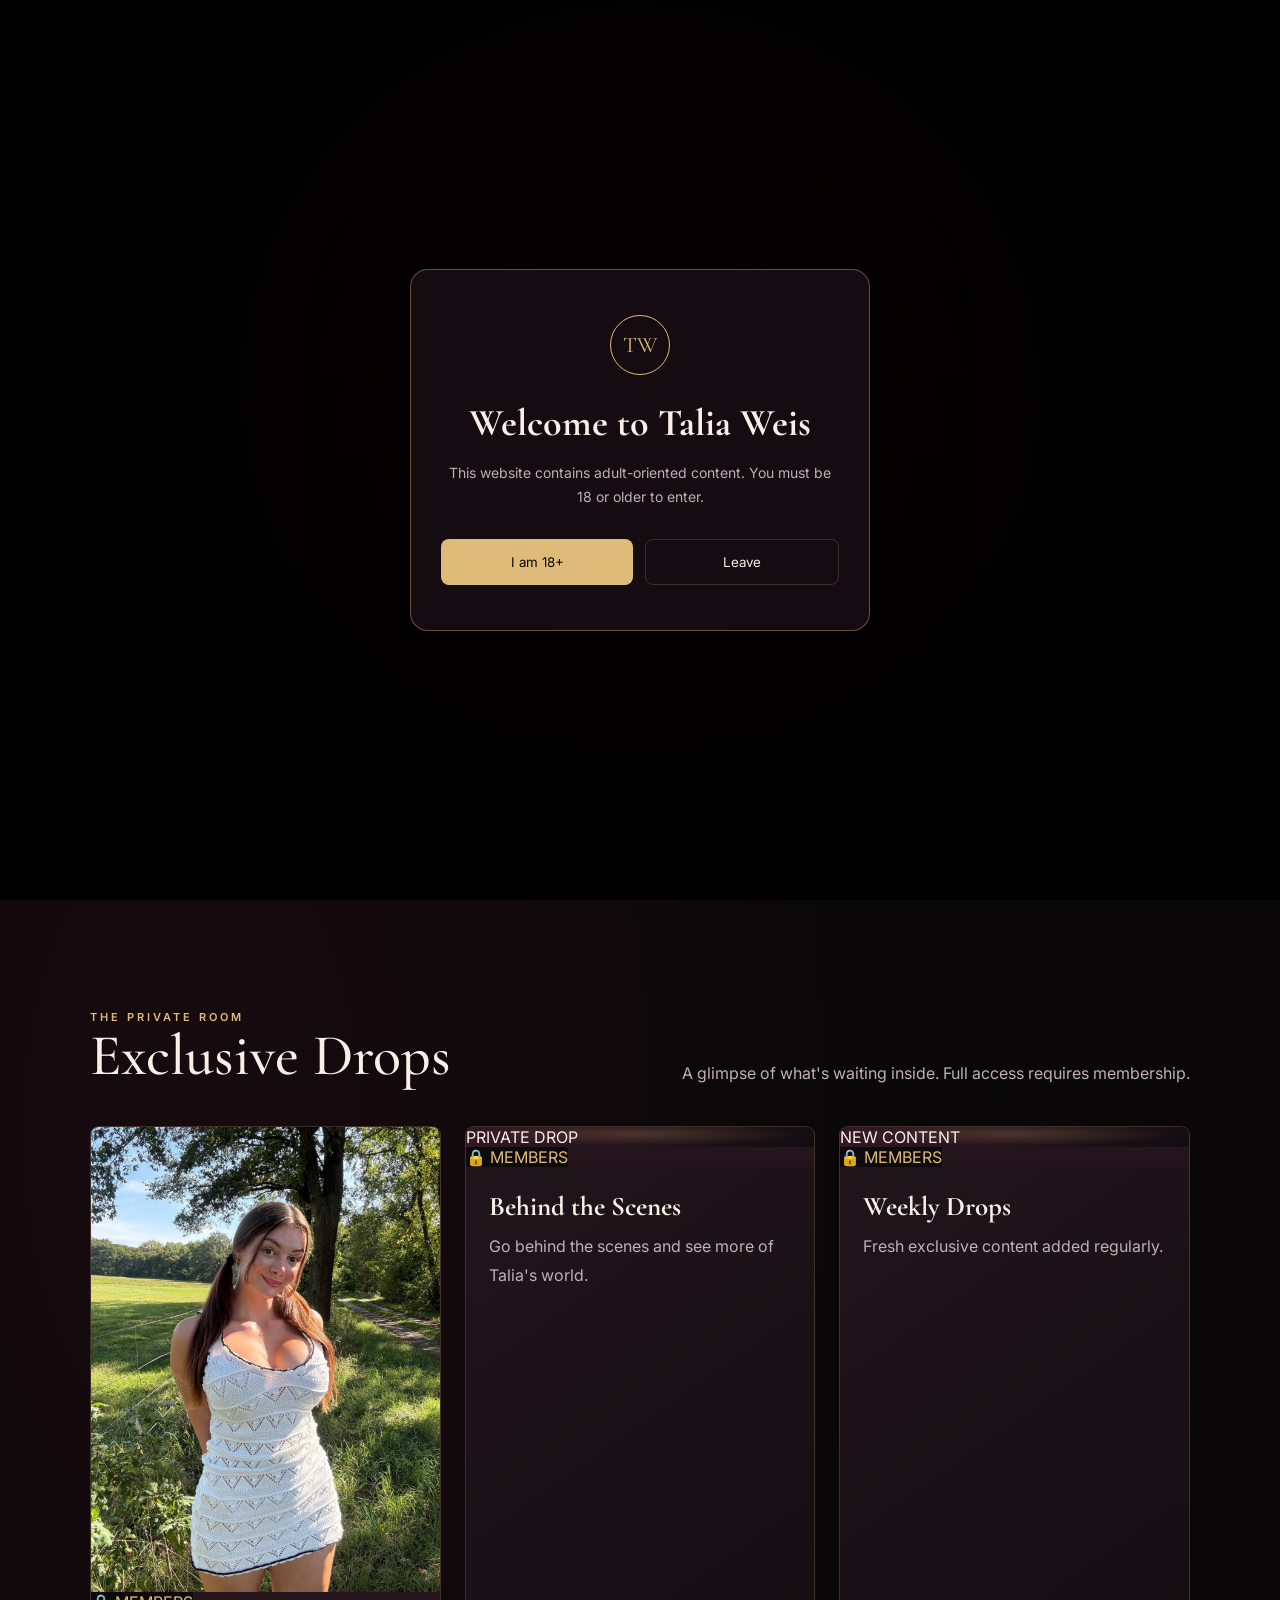
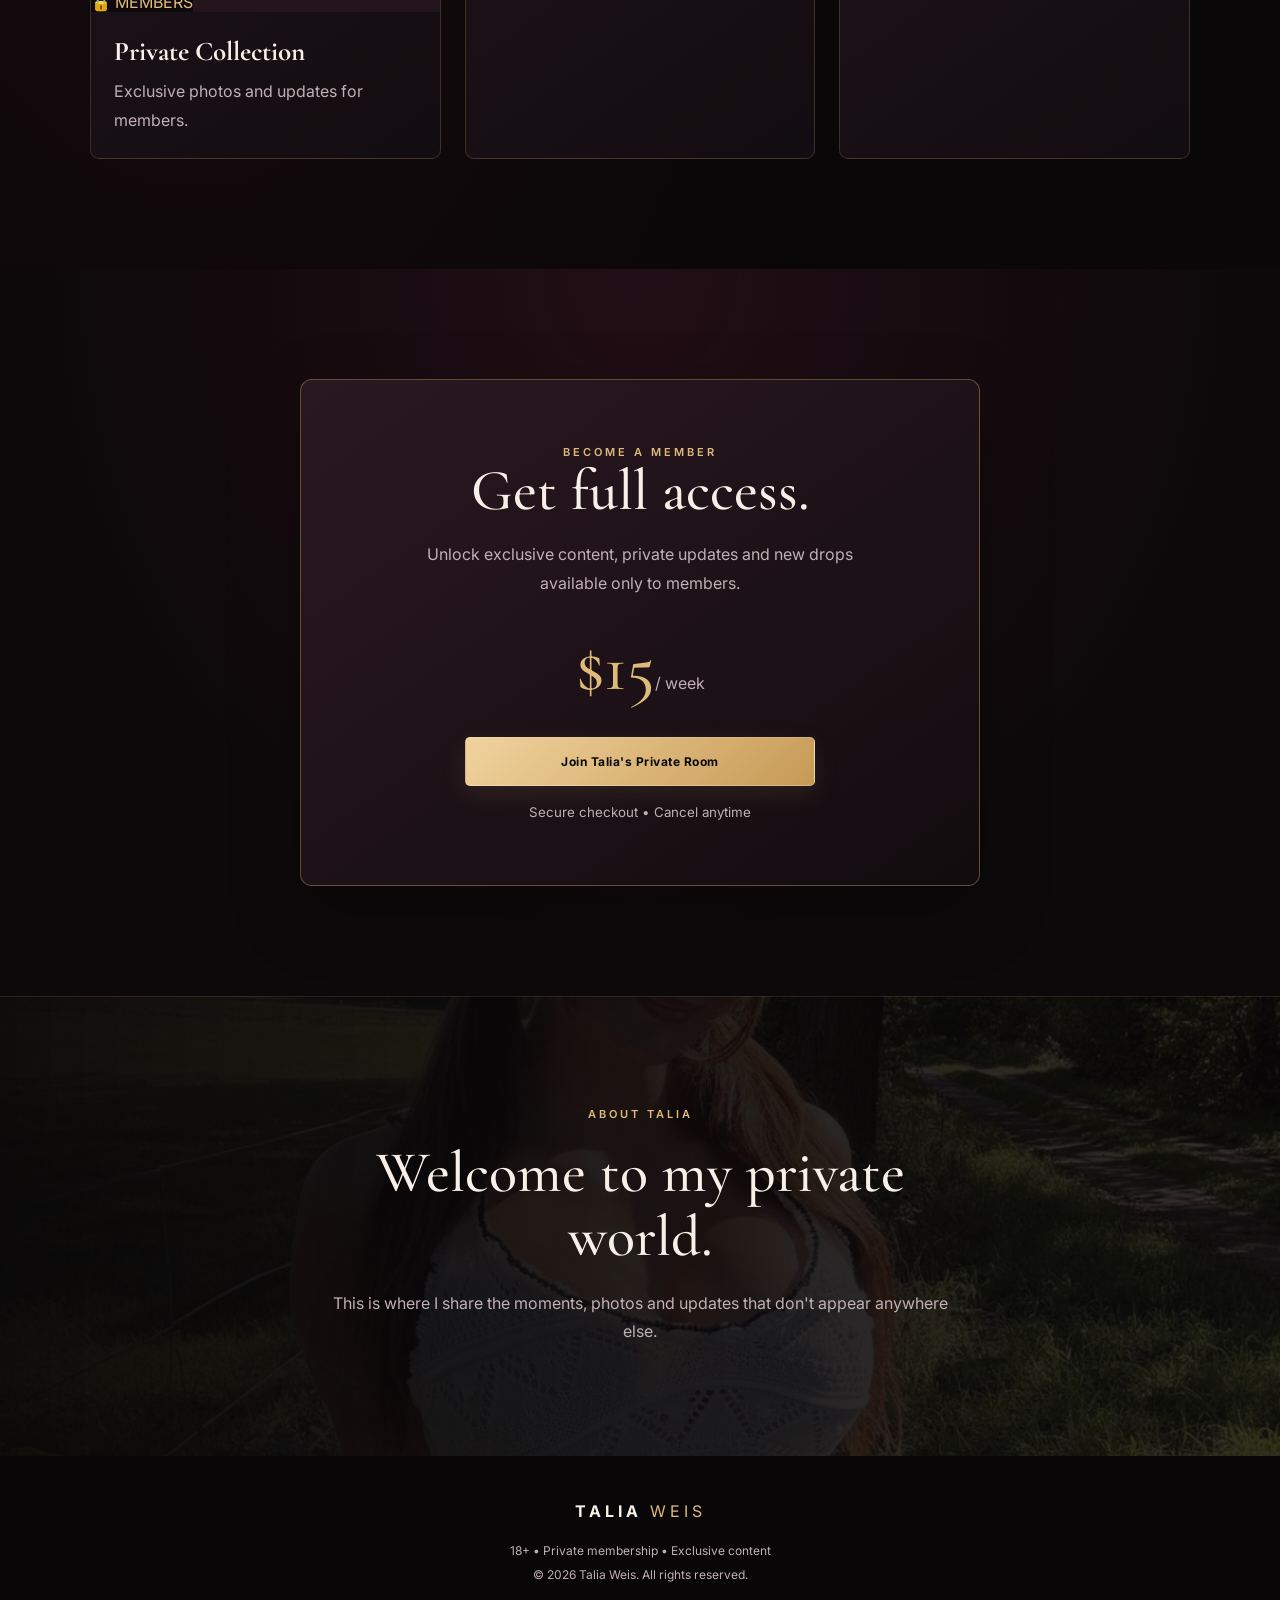
<file: index.html>
<!DOCTYPE html>
<html lang="en">
<head>
  <meta charset="UTF-8">
  <meta name="viewport" content="width=device-width, initial-scale=1.0">

  <title>Talia Weis | Private. Exclusive. Yours.</title>

  <link rel="stylesheet" href="css/style.css?v=20261014b">
</head>

<body>

  <!-- AGE GATE -->
  <div class="age-gate" id="ageGate">
    <div class="age-card">
      <div class="logo-mark">TW</div>

      <h2>Welcome to Talia Weis</h2>

      <p>
        This website contains adult-oriented content.
        You must be 18 or older to enter.
      </p>

      <div class="age-buttons">
        <button onclick="enterSite()">I am 18+</button>
        <button onclick="leaveSite()">Leave</button>
      </div>
    </div>
  </div>


  <!-- NAVIGATION -->
  <header class="navbar">

    <a href="#" class="logo">
      TALIA <span>WEIS</span>
    </a>

    <nav>
      <a href="#exclusive">Exclusive</a>
      <a href="#membership">Membership</a>
      <a href="#about">About</a>
    </nav>

    <a href="#membership" class="join-button">
      Join
    </a>

  </header>


  <!-- HERO -->
  <main>

    <section class="hero">

      <div class="hero-content">

        <p class="eyebrow">
          PRIVATE MEMBERSHIP
        </p>

        <h1>
          Private.
          <br>
          <em>Exclusive.</em>
          <br>
          Yours.
        </h1>

        <p class="hero-description">
          Step inside Talia's private world and discover
          exclusive content created especially for members.
        </p>

        <div class="hero-buttons">

          <a href="#membership" class="primary-button">
            Join from $15 / week
          </a>

          <a href="#exclusive" class="explore-link">
            Explore ↓
          </a>

        </div>

      </div>

      <div class="hero-bottom">
        <span>18+ MEMBERS ONLY</span>
        <span>PRIVATE • EXCLUSIVE • PREMIUM</span>
      </div>

    </section>


    <!-- EXCLUSIVE CONTENT -->
    <section class="section" id="exclusive">

      <div class="section-title">

        <div>
          <p class="eyebrow">
            THE PRIVATE ROOM
          </p>

          <h2>
            Exclusive Drops
          </h2>
        </div>

        <p>
          A glimpse of what's waiting inside.
          Full access requires membership.
        </p>

      </div>


      <div class="content-grid"><article class="content-card"><div class="content-image"><img src="assets/hero.jpg" alt="Talia Weis"><span class="locked">🔒 MEMBERS</span></div><div class="content-info"><h3>Private Collection</h3><p>Exclusive photos and updates for members.</p></div></article><article class="content-card"><div class="content-image"><div class="placeholder-card"><span>PRIVATE DROP</span></div><span class="locked">🔒 MEMBERS</span></div><div class="content-info"><h3>Behind the Scenes</h3><p>Go behind the scenes and see more of Talia's world.</p></div></article><article class="content-card"><div class="content-image"><div class="placeholder-card"><span>NEW CONTENT</span></div><span class="locked">🔒 MEMBERS</span></div><div class="content-info"><h3>Weekly Drops</h3><p>Fresh exclusive content added regularly.</p></div></article></div></section><section class="section membership-section" id="membership"><div class="membership-card"><p class="eyebrow">BECOME A MEMBER</p><h2>Get full access.</h2><p>Unlock exclusive content, private updates and new drops available only to members.</p><div class="price"><strong>$15</strong><span>/ week</span></div><button class="primary-button membership-button">Join Talia's Private Room</button><small>Secure checkout • Cancel anytime</small></div></section><section class="section about-section" id="about"><div class="about-content"><p class="eyebrow">ABOUT TALIA</p><h2>Welcome to my private world.</h2><p>This is where I share the moments, photos and updates that don't appear anywhere else.</p></div></section></main><footer class="footer"><div class="logo">TALIA <span>WEIS</span></div><p>18+ • Private membership • Exclusive content</p><p>© 2026 Talia Weis. All rights reserved.</p></footer><script src="js/app.js"></script></body></html>
</file>
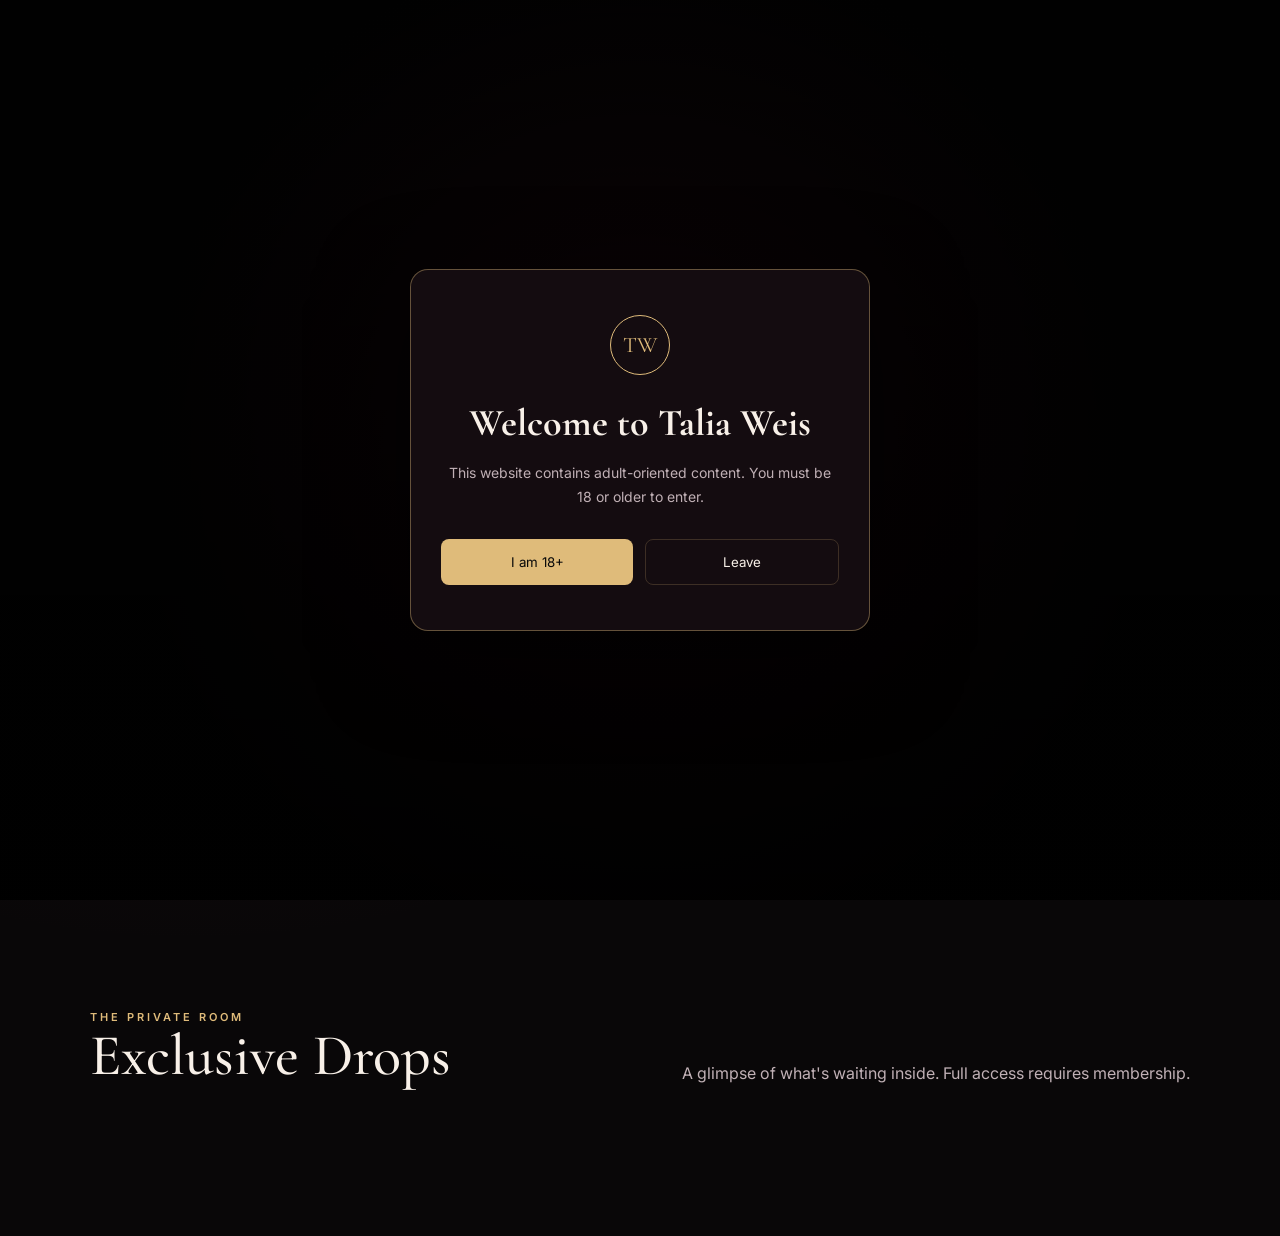
<file: index-backup.html>
<!DOCTYPE html>
<html lang="en">
<head>
  <meta charset="UTF-8">
  <meta name="viewport" content="width=device-width, initial-scale=1.0">

  <title>Talia Weis | Private. Exclusive. Yours.</title>

  <link rel="stylesheet" href="css/style.css">
</head>

<body>

  <!-- AGE GATE -->
  <div class="age-gate" id="ageGate">
    <div class="age-card">
      <div class="logo-mark">TW</div>

      <h2>Welcome to Talia Weis</h2>

      <p>
        This website contains adult-oriented content.
        You must be 18 or older to enter.
      </p>

      <div class="age-buttons">
        <button onclick="enterSite()">I am 18+</button>
        <button onclick="leaveSite()">Leave</button>
      </div>
    </div>
  </div>


  <!-- NAVIGATION -->
  <header class="navbar">

    <a href="#" class="logo">
      TALIA <span>WEIS</span>
    </a>

    <nav>
      <a href="#exclusive">Exclusive</a>
      <a href="#membership">Membership</a>
      <a href="#about">About</a>
    </nav>

    <a href="#membership" class="join-button">
      Join
    </a>

  </header>


  <!-- HERO -->
  <main>

    <section class="hero">

      <div class="hero-content">

        <p class="eyebrow">
          PRIVATE MEMBERSHIP
        </p>

        <h1>
          Private.
          <br>
          <em>Exclusive.</em>
          <br>
          Yours.
        </h1>

        <p class="hero-description">
          Step inside Talia's private world and discover
          exclusive content created especially for members.
        </p>

        <div class="hero-buttons">

          <a href="#membership" class="primary-button">
            Join from $15 / week
          </a>

          <a href="#exclusive" class="explore-link">
            Explore ↓
          </a>

        </div>

      </div>

      <div class="hero-bottom">
        <span>18+ MEMBERS ONLY</span>
        <span>PRIVATE • EXCLUSIVE • PREMIUM</span>
      </div>

    </section>


    <!-- EXCLUSIVE CONTENT -->
    <section class="section" id="exclusive">

      <div class="section-title">

        <div>
          <p class="eyebrow">
            THE PRIVATE ROOM
          </p>

          <h2>
            Exclusive Drops
          </h2>
        </div>

        <p>
          A glimpse of what's waiting inside.
          Full access requires membership.
        </p>

      </div>


      <div class="content-grid">

        <article
</file>
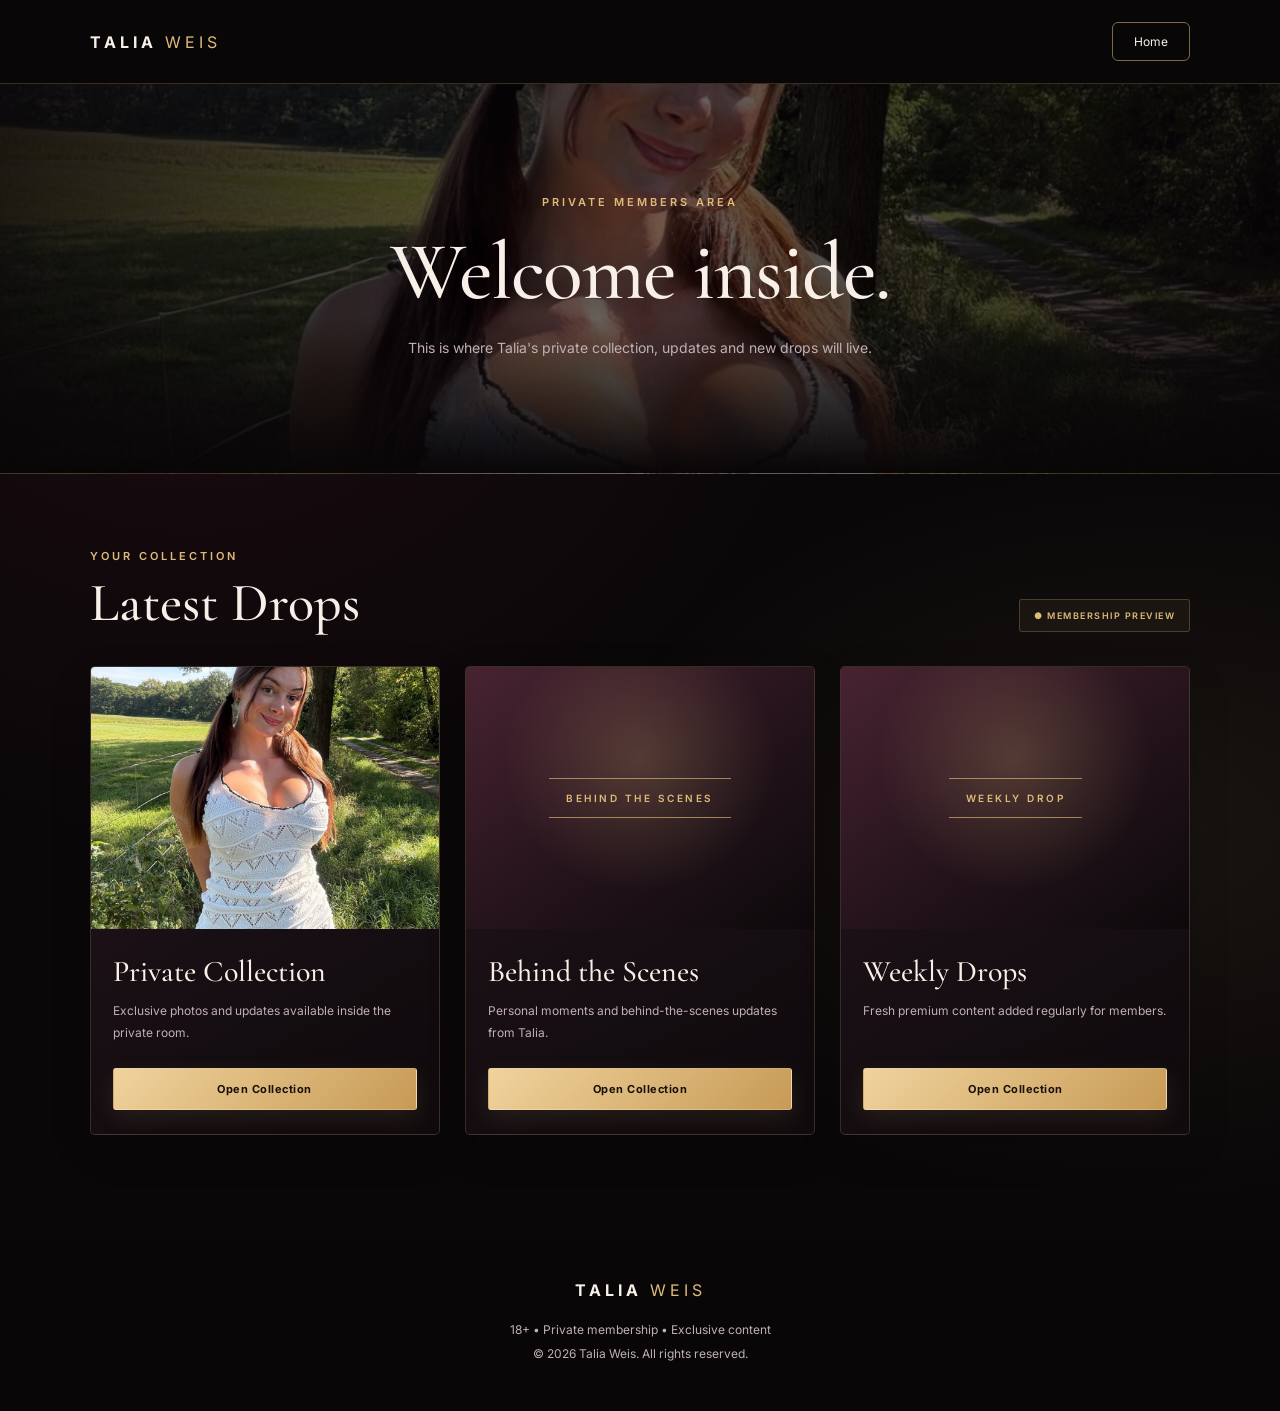
<file: members.html>
<!DOCTYPE html>
<html lang="en">
<head>
  <meta charset="UTF-8">
  <meta name="viewport" content="width=device-width, initial-scale=1.0">

  <title>Members | Talia Weis</title>

  <link rel="stylesheet" href="css/style.css">
</head>

<body>

  <header class="navbar member-nav">
    <a href="index.html" class="logo">
      TALIA <span>WEIS</span>
    </a>

    <a href="index.html" class="join-button">
      Home
    </a>
  </header>

  <main class="member-page">

    <section class="member-hero">
      <p class="eyebrow">PRIVATE MEMBERS AREA</p>

      <h1>
        Welcome inside.
      </h1>

      <p>
        This is where Talia's private collection,
        updates and new drops will live.
      </p>
    </section>

    <section class="member-content">

      <div class="member-heading">
        <div>
          <p class="eyebrow">YOUR COLLECTION</p>
          <h2>Latest Drops</h2>
        </div>

        <span class="member-status">
          ● MEMBERSHIP PREVIEW
        </span>
      </div>

      <div class="content-grid">

        <article class="content-card">
          <div class="content-image">
            <img src="assets/hero.jpg" alt="Private collection">
          </div>

          <div class="content-info">
            <h3>Private Collection</h3>
            <p>
              Exclusive photos and updates available
              inside the private room.
            </p>

            <button type="button" class="primary-button locked-content" onclick="showMemberNotice()">
              Open Collection
            </button>
          </div>
        </article>

        <article class="content-card">
          <div class="content-image">
            <div class="placeholder-card">
              <span>BEHIND THE SCENES</span>
            </div>
          </div>

          <div class="content-info">
            <h3>Behind the Scenes</h3>
            <p>
              Personal moments and behind-the-scenes
              updates from Talia.
            </p>

            <button type="button" class="primary-button locked-content" onclick="showMemberNotice()">
              Open Collection
            </button>
          </div>
        </article>

        <article class="content-card">
          <div class="content-image">
            <div class="placeholder-card">
              <span>WEEKLY DROP</span>
            </div>
          </div>

          <div class="content-info">
            <h3>Weekly Drops</h3>
            <p>
              Fresh premium content added regularly
              for members.
            </p>

            <button type="button" class="primary-button locked-content" onclick="showMemberNotice()">
              Open Collection
            </button>
          </div>
        </article>

      </div>

    </section>

  </main>

  <footer class="footer">
    <div class="logo">
      TALIA <span>WEIS</span>
    </div>

    <p>18+ • Private membership • Exclusive content</p>
    <p>© 2026 Talia Weis. All rights reserved.</p>
  </footer>

  <div class="member-notice" id="memberNotice" role="dialog" aria-modal="true" aria-labelledby="noticeTitle">
    <div class="member-notice-card">
      <button type="button" class="notice-close" onclick="closeMemberNotice()" aria-label="Close">&times;</button>
      <p class="eyebrow">TALIA WEIS MEMBERSHIP</p>
      <h2 id="noticeTitle">Your private collection awaits.</h2>
      <p>Member access is currently being prepared. Secure sign-in and membership verification will be added before the private collection launches.</p>
      <button type="button" class="primary-button" onclick="closeMemberNotice()">Got it</button>
    </div>
  </div>

  <script src="js/app.js"></script>
</body>
</html>
</file>
<file: css/style.css>
@import url('https://fonts.googleapis.com/css2?family=Cormorant+Garamond:wght@400;500;600;700&family=Inter:wght@400;500;600;700&display=swap');

:root {
  --black: #080808;
  --dark: #111111;
  --card: #171717;
  --cream: #f4eee7;
  --muted: #aaa39c;
  --gold: #c9a66b;
  --wine: #651c32;
  --line: rgba(255,255,255,0.1);
}

* {
  margin: 0;
  padding: 0;
  box-sizing: border-box;
}

html {
  scroll-behavior: smooth;
}

body {
  background: var(--black);
  color: var(--cream);
  font-family: 'Inter', sans-serif;
  overflow-x: hidden;
}

a {
  color: inherit;
  text-decoration: none;
}

button {
  font-family: inherit;
}

.eyebrow {
  color: var(--gold);
  font-size: 11px;
  font-weight: 600;
  letter-spacing: 3px;
  text-transform: uppercase;
}

/* AGE GATE */

.age-gate {
  position: fixed;
  inset: 0;
  z-index: 9999;
  display: flex;
  align-items: center;
  justify-content: center;
  padding: 25px;
  background:
    linear-gradient(rgba(0,0,0,.82), rgba(0,0,0,.94)),
    radial-gradient(circle at center, #481525, #050505 65%);
}

.age-card {
  width: 100%;
  max-width: 460px;
  padding: 45px 30px;
  text-align: center;
  background: rgba(20,20,20,.88);
  border: 1px solid var(--line);
  backdrop-filter: blur(20px);
  border-radius: 18px;
}

.logo-mark {
  width: 60px;
  height: 60px;
  margin: 0 auto 25px;
  display: flex;
  align-items: center;
  justify-content: center;
  border: 1px solid var(--gold);
  border-radius: 50%;
  color: var(--gold);
  font-family: 'Cormorant Garamond', serif;
  font-size: 22px;
}

.age-card h2 {
  font-family: 'Cormorant Garamond', serif;
  font-size: 38px;
  margin-bottom: 15px;
}

.age-card p {
  color: var(--muted);
  line-height: 1.7;
  font-size: 14px;
}

.age-buttons {
  display: flex;
  gap: 12px;
  margin-top: 30px;
}

.age-buttons button {
  flex: 1;
  padding: 14px;
  border-radius: 8px;
  cursor: pointer;
  border: 1px solid var(--line);
}

.age-buttons button:first-child {
  background: var(--gold);
  color: #080808;
  border: none;
}

.age-buttons button:last-child {
  background: transparent;
  color: var(--cream);
}

/* NAVBAR */

.navbar {
  position: absolute;
  top: 0;
  left: 0;
  width: 100%;
  z-index: 10;
  display: flex;
  align-items: center;
  justify-content: space-between;
  padding: 25px 6%;
}

.logo {
  font-size: 16px;
  letter-spacing: 4px;
  font-weight: 700;
}

.logo span {
  color: var(--gold);
  font-weight: 400;
}

.navbar nav {
  display: flex;
  gap: 35px;
}

.navbar nav a {
  color: #d6d0c9;
  font-size: 13px;
  transition: .3s;
}

.navbar nav a:hover {
  color: var(--gold);
}

.join-button {
  padding: 11px 21px;
  border: 1px solid rgba(201,166,107,.6);
  border-radius: 6px;
  font-size: 12px;
  transition: .3s;
}

.join-button:hover {
  background: var(--gold);
  color: #080808;
}

/* HERO */

.hero {
  position: relative;
  min-height: 100vh;
  display: flex;
  align-items: center;
  padding: 120px 8% 70px;
  overflow: hidden;

  background:
    linear-gradient(90deg,
      rgba(0,0,0,.95) 0%,
      rgba(0,0,0,.72) 45%,
      rgba(0,0,0,.25) 100%),
    radial-gradient(
      circle at 75% 40%,
      rgba(101,28,50,.7),
      transparent 40%
    ),
    linear-gradient(135deg, #111 0%, #090909 55%, #240d16 100%);
}

.hero::after {
  content: "";
  position: absolute;
  right: -15%;
  top: 5%;
  width: 55%;
  height: 90%;
  border-radius: 50%;
  background:
    radial-gradient(
      ellipse,
      rgba(201,166,107,.18),
      transparent 60%
    );
  filter: blur(40px);
}

.hero-content {
  position: relative;
  z-index: 2;
  max-width: 650px;
}

.hero h1 {
  margin-top: 18px;
  font-family: 'Cormorant Garamond', serif;
  font-size: clamp(65px, 9vw, 125px);
  line-height: .78;
  font-weight: 500;
  letter-spacing: -4px;
}

.hero h1 em {
  color: var(--gold);
  font-style: italic;
  font-weight: 400;
}

.hero-description {
  max-width: 470px;
  margin-top: 35px;
  color: #bcb5ae;
  line-height: 1.8;
  font-size: 15px;
}

.hero-buttons {
  display: flex;
  align-items: center;
  gap: 28px;
  margin-top: 35px;
}

.primary-button {
  display: inline-block;
  padding: 16px 25px;
  background: var(--gold);
  color: #080808;
  font-size: 12px;
  font-weight: 700;
  letter-spacing: .5px;
  border-radius: 5px;
  transition: .3s;
}

.primary-button:hover {
  transform: translateY(-2px);
  box-shadow: 0 12px 35px rgba(201,166,107,.2);
}

.explore-link {
  font-size: 13px;
  color: #ddd;
}

.hero-bottom {
  position: absolute;
  bottom: 25px;
  left: 8%;
  right: 8%;
  z-index: 3;
  display: flex;
  justify-content: space-between;
  color: #777;
  font-size: 9px;
  letter-spacing: 2px;
}

/* SECTIONS */

.section {
  padding: 110px 7%;
}

.section-title {
  display: flex;
  justify-content: space-between;
  gap: 40px;
  align-items: end;
  margin-bottom: 38px;
}


.section-title h2,.membership-card h2,.about-content h2{font-family:"Cormorant Garamond",serif;font-size:clamp(38px,5vw,58px);font-weight:500;line-height:1.1}
.section-title>p,.content-info p,.membership-card>p:not(.eyebrow),.about-content>p:last-child{color:var(--muted);line-height:1.8}
.content-grid{display:grid;grid-template-columns:repeat(3,minmax(0,1fr));gap:24px}
.content-card{overflow:hidden;background:linear-gradient(145deg,#21151b,#120d10);border:1px solid rgba(223,187,122,.2);border-radius:9px;transition:transform .3s,border-color .3s}
.content-card:hover{transform:translateY(-5px);border-color:var(--gold)}
.content-image{position:relative;overflow:hidden;background:#24151d}
.content-image img{display:block;width:100%;height:100%;object-fit:cover;transition:transform .5s}
.content-card:hover .content-image img{transform:scale(1.04)}
.locked{background:rgba(12,8,10,.88);color:var(--gold)}
.placeholder-card{background:radial-gradient(ellipse at 50% 35%,rgba(223,187,122,.2),transparent 65%),linear-gradient(145deg,#351825,#120d10)}
.content-info{padding:23px}
.content-info h3{font-family:"Cormorant Garamond",serif;font-size:27px;margin-bottom:9px}
.membership-section{background:radial-gradient(ellipse at 50% 0%,rgba(118,34,63,.2),transparent 65%),#0d090b}
.membership-card{max-width:680px;margin:0 auto;padding:clamp(30px,7vw,65px);text-align:center;background:linear-gradient(145deg,#2a1820,#120c0f);border:1px solid rgba(223,187,122,.35);border-radius:12px;box-shadow:0 25px 70px #0004}
.membership-card>p:not(.eyebrow){max-width:440px;margin:18px auto}
.price{margin:28px 0}.price strong{font-family:"Cormorant Garamond",serif;font-size:68px;font-weight:500;color:var(--gold)}
.price span,.membership-card small{color:var(--muted)}
.membership-button{width:100%;max-width:350px;cursor:pointer}
.membership-card small{display:block;margin-top:18px}
.about-section{background:linear-gradient(90deg,rgba(9,7,8,.97),rgba(9,7,8,.82)),url("../assets/hero.jpg") center 45%/cover no-repeat;border-top:1px solid #dfbb7a20}
.about-content{max-width:650px;margin:0 auto;text-align:center}.about-content h2{margin:20px 0}
.footer{padding:45px 20px;text-align:center;background:#080607}.footer .logo{margin-bottom:18px}.footer p{color:var(--muted);font-size:12px;line-height:2}
:root{--black:#090708;--dark:#120d10;--card:#1b1217;--cream:#f8f0e8;--muted:#c0b0b5;--gold:#dfbb7a;--wine:#76223f;--line:rgba(223,187,122,.2)}
body{background:radial-gradient(ellipse at 15% 35%,rgba(118,34,63,.13),transparent 45%),var(--black)}
.navbar{background:linear-gradient(to bottom,rgba(9,7,8,.88),transparent)}
.hero{background:linear-gradient(90deg,rgba(8,5,7,.94),rgba(8,5,7,.60) 48%,rgba(8,5,7,.18)),url("../assets/hero.jpg") center 30%/cover no-repeat,linear-gradient(135deg,#24121a,#090708)}
.hero h1{text-shadow:0 5px 35px #0005}
.primary-button{background:linear-gradient(135deg,#f0d39d,#c79a56);border:1px solid #ffffff33;border-radius:5px;box-shadow:0 8px 25px #c9a66b1f;transition:transform .25s,box-shadow .25s}
.primary-button:hover{transform:translateY(-3px);box-shadow:0 12px 32px #c9a66b3d}
.age-card{background:rgba(22,13,18,.94);border-color:#dfbb7a66;box-shadow:0 25px 90px #0008}
@media(max-width:700px){.navbar{padding:20px 5%;flex-wrap:wrap;gap:17px}.navbar nav{order:3;width:100%;justify-content:center;gap:clamp(15px,5vw,28px)}.navbar nav a{font-size:12px}.hero{min-height:88vh;padding:155px 6% 85px;background-position:58% center}.hero h1{font-size:clamp(57px,13vw,82px);letter-spacing:-2px;line-height:.88}.hero-description{max-width:370px;font-size:14px;margin-top:25px}.hero-buttons{align-items:flex-start;flex-direction:column;gap:20px;margin-top:28px}.hero-bottom{left:6%;right:6%;flex-wrap:wrap;gap:10px;font-size:9px}.section{padding:70px 6%}.section-title{display:block}.section-title>p{margin-top:16px}.content-grid{grid-template-columns:1fr}.membership-card{padding:32px 22px}.price strong{font-size:60px}.age-card{padding:35px 23px}.age-card h2{font-size:33px}}
@media(prefers-reduced-motion:reduce){*,*::before,*::after{scroll-behavior:auto!important;animation-duration:.01ms!important;transition-duration:.01ms!important}}

/* Member information popup */
.member-notice {
  display: none;
  position: fixed;
  inset: 0;
  z-index: 9999;
  align-items: center;
  justify-content: center;
  padding: 20px;
  background: rgba(0, 0, 0, .82);
  backdrop-filter: blur(8px);
}

.member-notice-card {
  position: relative;
  width: 100%;
  max-width: 440px;
  padding: 36px 28px;
  border: 1px solid var(--line, rgba(223,187,122,.2));
  border-radius: 18px;
  background: var(--card, #1b1217);
  color: var(--cream, #f8f0e8);
  text-align: center;
  box-shadow: 0 20px 70px rgba(0,0,0,.45);
}

.member-notice-card h2 {
  margin: 12px 0;
}

.member-notice-card p:not(.eyebrow) {
  color: var(--muted, #c0b0b5);
  line-height: 1.7;
}

.notice-close {
  position: absolute;
  top: 8px;
  right: 14px;
  border: 0;
  background: transparent;
  color: var(--cream, #f8f0e8);
  font-size: 30px;
  cursor: pointer;
}

.member-notice-card .primary-button {
  margin-top: 14px;
}

@media (max-width: 480px) {
  .member-notice-card {
    padding: 34px 20px 24px;
  }
}

/* =========================================
   TALIA WEIS — LUXURY MEMBERS PAGE
   October 15, 2026
   ========================================= */

.member-nav {
  position: relative;
  top: auto;
  left: auto;
  width: 100%;
  min-height: 82px;
  padding: 22px 7%;
  background: rgba(9, 7, 8, .96);
  border-bottom: 1px solid rgba(223, 187, 122, .22);
}

.member-nav .join-button {
  display: inline-flex;
  align-items: center;
  justify-content: center;
  color: var(--cream);
  border-color: rgba(223, 187, 122, .55);
  transition: background .3s, color .3s;
}

.member-nav .join-button:hover {
  background: var(--gold);
  color: var(--black);
}

.member-page {
  min-height: 75vh;
  overflow: hidden;
  background:
    radial-gradient(ellipse at 15% 15%, rgba(118, 34, 63, .19), transparent 42%),
    radial-gradient(ellipse at 90% 65%, rgba(223, 187, 122, .07), transparent 35%),
    var(--black);
}

.member-hero {
  position: relative;
  isolation: isolate;
  min-height: 390px;
  display: flex;
  flex-direction: column;
  justify-content: center;
  align-items: center;
  padding: 85px 7%;
  text-align: center;
  background:
    linear-gradient(90deg, rgba(8, 5, 7, .91), rgba(8, 5, 7, .58), rgba(8, 5, 7, .88)),
    linear-gradient(0deg, #090708, transparent 40%),
    url("../assets/hero.jpg") center 38% / cover no-repeat;
  border-bottom: 1px solid rgba(223, 187, 122, .2);
}

.member-hero .eyebrow {
  margin-bottom: 22px;
}

.member-hero h1 {
  max-width: 800px;
  font-family: "Cormorant Garamond", serif;
  font-size: clamp(48px, 8vw, 82px);
  font-weight: 500;
  line-height: 1;
  letter-spacing: -1.5px;
  color: var(--cream);
  text-shadow: 0 5px 35px rgba(0, 0, 0, .45);
}

.member-hero > p:last-child {
  max-width: 490px;
  margin-top: 22px;
  color: var(--muted);
  font-size: 14px;
  line-height: 1.9;
}

.member-content {
  width: 100%;
  max-width: 1440px;
  margin: 0 auto;
  padding: 75px 7% 100px;
}

.member-heading {
  display: flex;
  align-items: flex-end;
  justify-content: space-between;
  flex-wrap: wrap;
  gap: 22px;
  margin-bottom: 34px;
}

.member-heading .eyebrow {
  margin-bottom: 10px;
}

.member-heading h2 {
  font-family: "Cormorant Garamond", serif;
  font-size: clamp(37px, 5vw, 54px);
  font-weight: 500;
  line-height: 1.1;
  color: var(--cream);
}

.member-status {
  display: inline-flex;
  align-items: center;
  gap: 8px;
  padding: 10px 14px;
  border: 1px solid rgba(223, 187, 122, .25);
  border-radius: 3px;
  color: var(--gold);
  background: rgba(223, 187, 122, .05);
  font-size: 9px;
  font-weight: 600;
  letter-spacing: 1.5px;
}

.member-status:first-letter {
  color: var(--gold);
}

.member-content .content-grid {
  display: grid;
  grid-template-columns: repeat(3, minmax(0, 1fr));
  align-items: stretch;
  gap: 25px;
}

.member-content .content-card {
  min-width: 0;
  display: flex;
  flex-direction: column;
  background: linear-gradient(150deg, #24151c, #100b0e 85%);
  border: 1px solid rgba(223, 187, 122, .19);
  border-radius: 5px;
  box-shadow: 0 15px 40px rgba(0, 0, 0, .15);
  transition: transform .3s ease, border-color .3s ease, box-shadow .3s ease;
}

.member-content .content-card:hover {
  transform: translateY(-5px);
  border-color: rgba(223, 187, 122, .6);
  box-shadow: 0 22px 48px rgba(0, 0, 0, .3);
}

.member-content .content-image {
  position: relative;
  width: 100%;
  height: auto;
  aspect-ratio: 4 / 3;
  overflow: hidden;
  background: #21131a;
}

.member-content .content-image img {
  width: 100%;
  height: 100%;
  object-fit: cover;
  object-position: center;
  display: block;
  transition: transform .6s ease;
}

.member-content .content-card:hover .content-image img {
  transform: scale(1.045);
}

.member-content .placeholder-card {
  width: 100%;
  height: 100%;
  min-height: 180px;
  display: flex;
  align-items: center;
  justify-content: center;
  padding: 20px;
  text-align: center;
  background:
    radial-gradient(ellipse at 50% 35%, rgba(223, 187, 122, .22), transparent 55%),
    linear-gradient(145deg, #482332, #24131b 55%, #0c090b);
}

.member-content .placeholder-card span {
  display: inline-block;
  padding: 13px 17px;
  border-top: 1px solid rgba(223, 187, 122, .65);
  border-bottom: 1px solid rgba(223, 187, 122, .65);
  color: var(--gold);
  font-size: 10px;
  font-weight: 600;
  letter-spacing: 2.5px;
}

.member-content .content-info {
  flex: 1;
  display: flex;
  flex-direction: column;
  align-items: flex-start;
  padding: 25px 22px 24px;
}

.member-content .content-info h3 {
  margin-bottom: 10px;
  color: var(--cream);
  font-family: "Cormorant Garamond", serif;
  font-size: clamp(24px, 2.4vw, 30px);
  font-weight: 500;
  line-height: 1.2;
}

.member-content .content-info p {
  margin-bottom: 23px;
  color: var(--muted);
  font-size: 12px;
  line-height: 1.9;
}

.member-content .locked-content {
  width: 100%;
  margin-top: auto;
  padding: 13px 12px;
  color: #17100a;
  background: linear-gradient(135deg, #f0d39d, #c79a56);
  border: 1px solid rgba(255, 255, 255, .16);
  border-radius: 3px;
  font-size: 11px;
  font-weight: 700;
  letter-spacing: .5px;
  cursor: pointer;
}

.member-content .locked-content:hover {
  box-shadow: 0 8px 25px rgba(223, 187, 122, .2);
}

.member-notice {
  box-sizing: border-box;
}

.member-notice-card {
  background:
    radial-gradient(ellipse at top, rgba(118, 34, 63, .24), transparent 65%),
    linear-gradient(145deg, #24151c, #100b0e);
  border-color: rgba(223, 187, 122, .42);
  border-radius: 6px;
}

.member-notice-card h2 {
  color: var(--cream);
  font-family: "Cormorant Garamond", serif;
  font-size: 36px;
  font-weight: 500;
}

.member-notice-card .primary-button {
  cursor: pointer;
}

@media (max-width: 900px) {
  .member-content {
    padding-right: 5%;
    padding-left: 5%;
  }

  .member-content .content-grid {
    grid-template-columns: repeat(2, minmax(0, 1fr));
    gap: 18px;
  }

  .member-content .content-info {
    padding: 21px 18px;
  }
}

@media (max-width: 560px) {
  .member-nav {
    min-height: 72px;
    padding: 19px 5%;
    flex-wrap: nowrap;
    gap: 12px;
  }

  .member-nav .logo {
    font-size: 13px;
    letter-spacing: 2.5px;
  }

  .member-nav .join-button {
    padding: 10px 17px;
    font-size: 11px;
  }

  .member-hero {
    min-height: 345px;
    padding: 75px 7%;
    background-position: 55% center;
  }

  .member-hero h1 {
    font-size: clamp(46px, 12vw, 62px);
    letter-spacing: -1px;
  }

  .member-hero > p:last-child {
    max-width: 340px;
    font-size: 13px;
  }

  .member-content {
    padding: 57px 6% 70px;
  }

  .member-heading {
    align-items: flex-start;
    flex-direction: column;
    gap: 17px;
    margin-bottom: 25px;
  }

  .member-heading h2 {
    font-size: 43px;
  }

  .member-content .content-grid {
    grid-template-columns: minmax(0, 1fr);
    gap: 24px;
  }

  .member-content .content-image {
    aspect-ratio: 5 / 3;
  }

  .member-content .content-info {
    padding: 23px;
  }

  .member-content .content-info h3 {
    font-size: 29px;
  }

  .member-content .content-info p {
    font-size: 13px;
  }

  .member-content .locked-content {
    padding: 15px;
  }

  .member-notice-card {
    padding: 35px 23px;
  }

  .member-notice-card h2 {
    font-size: 31px;
  }
}

@media (prefers-reduced-motion: reduce) {
  .member-content .content-card,
  .member-content .content-image img {
    transition: none;
  }
}
</file>
